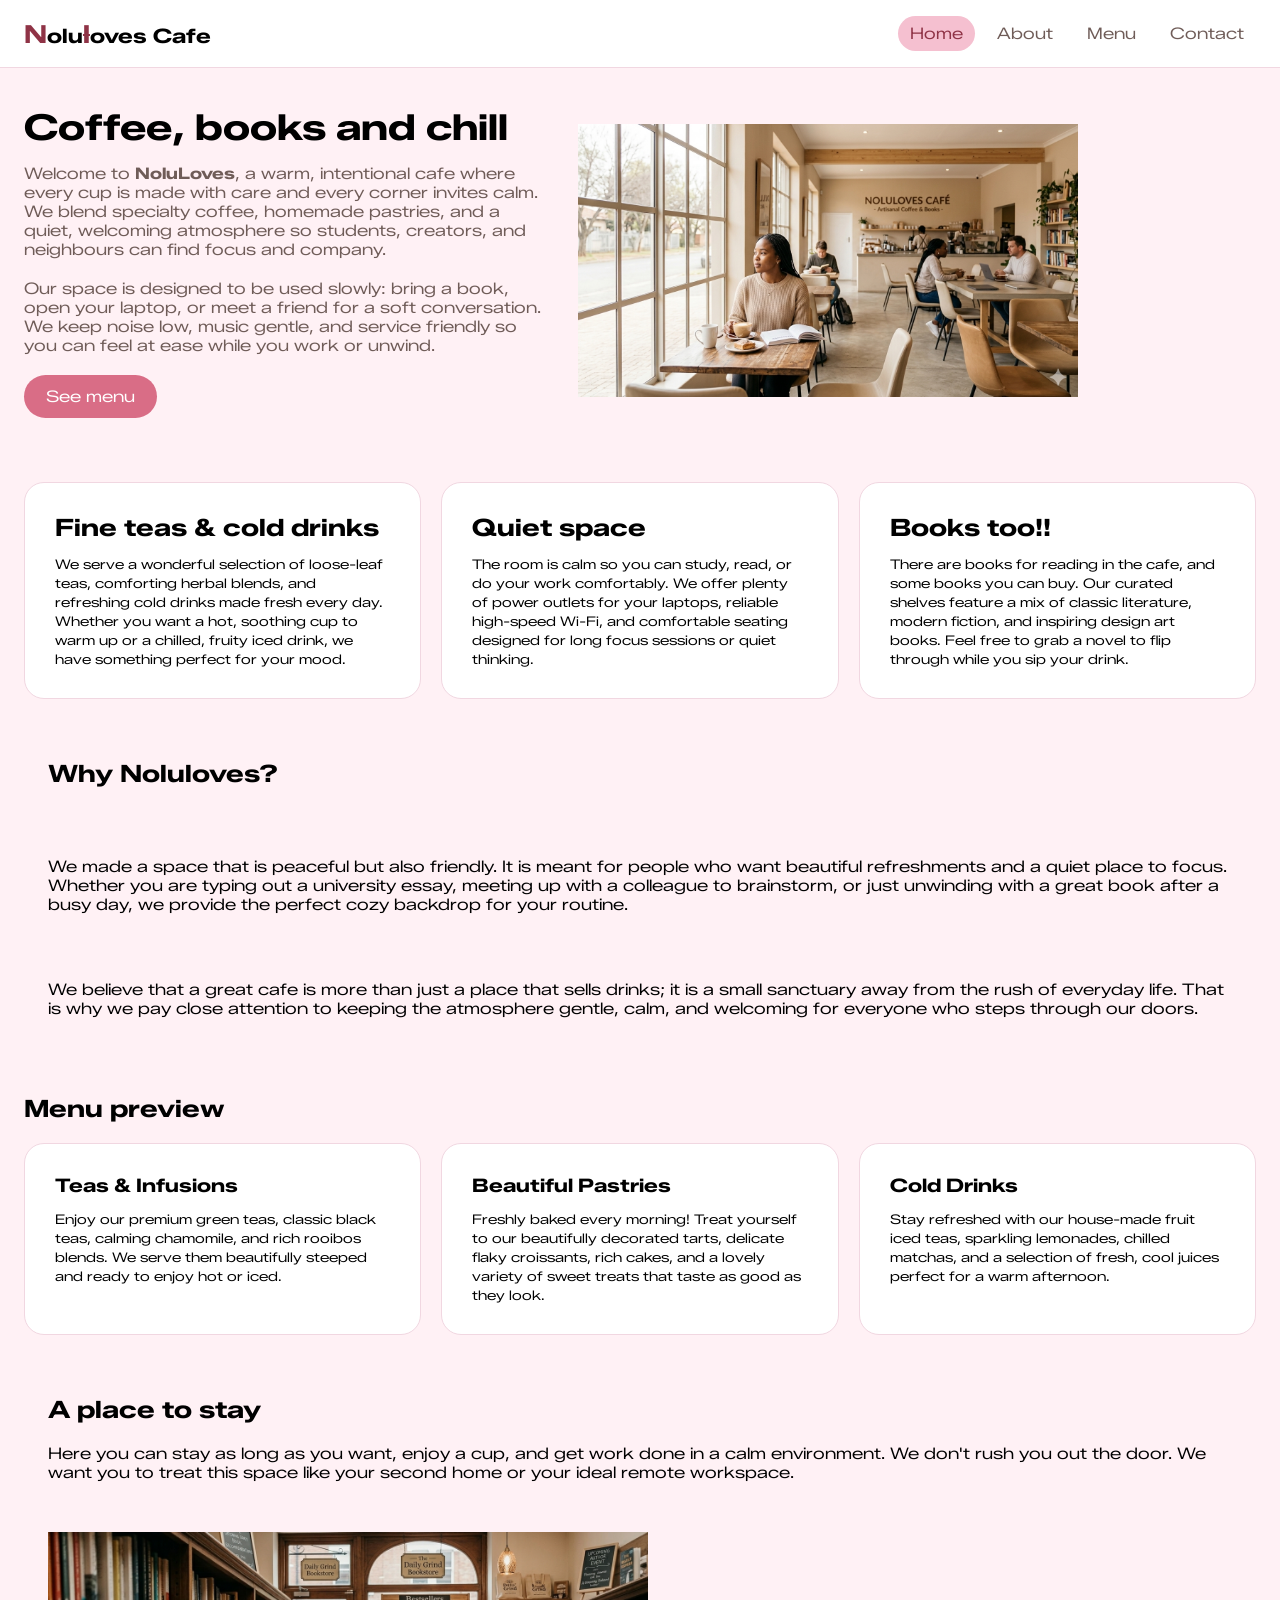
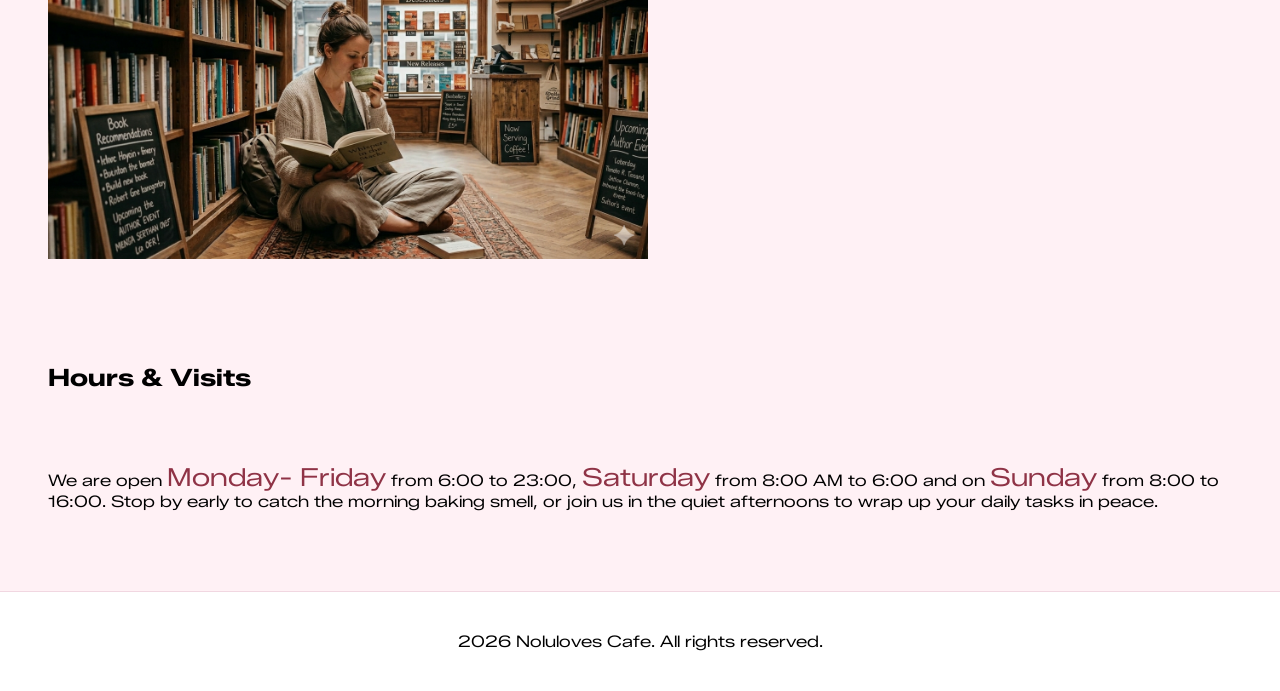
<file: index.html>
<!DOCTYPE html>
<html lang="en">
<head>
    <meta charset="UTF-8">
    <meta name="viewport" content="width=device-width, initial-scale=1.0">
  <title>NoluLoves Cafe</title>
  <link rel="stylesheet" href="css/styles.css">
  <link rel="preconnect" href="https://fonts.googleapis.com">
<link rel="preconnect" href="https://fonts.gstatic.com" crossorigin>
<link href="https://fonts.googleapis.com/css2?family=Geom:ital,wght@0,300..900;1,300..900&family=Merriweather:ital,opsz,wght@0,18..144,300..900;1,18..144,300..900&family=Zalando+Sans+Expanded:ital,wght@0,200..900;1,200..900&display=swap" rel="stylesheet">
</head>
<body>
    
  <header class="topbar">
    <div class="logo"><span class="Branding">N</span>olu<S class="Branding">l</S>oves Cafe</div>
    <nav class="navmenu">
      <a class="navlink active" href="index.html">Home</a>
      <a class="navlink" href="about.html">About</a>
      <a class="navlink" href="services.html">Menu</a>
      <a class="navlink" href="contact.html">Contact</a>
    </nav>
  </header>

  <section class="hero">
    <div class="hero-text">
      <h1>Coffee, books and chill</h1>
        <p>Welcome to <strong>NoluLoves</strong>, a warm, intentional cafe where every cup is made with care and every corner invites calm. We blend specialty coffee, homemade pastries, and a quiet, welcoming atmosphere so students, creators, and neighbours can find focus and company.</p>
        <p>Our space is designed to be used slowly: bring a book, open your laptop, or meet a friend for a soft conversation. We keep noise low, music gentle, and service friendly so you can feel at ease while you work or unwind.</p>
      <a class="button" href="services.html">See menu</a>
    </div>
    <div class="hero-image">
      <img src="images/caef.png" alt="Cozy cafe interior" width="500">
    </div>
  </section>

 <main class="content">
  
  <section class="feature-row">
    <article class="feature-card">
      <h2>Fine teas & cold drinks</h2>
      <small>We serve a wonderful selection of loose-leaf teas, comforting herbal blends, and refreshing cold drinks made fresh every day. Whether you want a hot, soothing cup to warm up or a chilled, fruity iced drink, we have something perfect for your mood.</small>
    </article>
    <article class="feature-card">
      <h2>Quiet space</h2>
      <small>The room is calm so you can study, read, or do your work comfortably. We offer plenty of power outlets for your laptops, reliable high-speed Wi-Fi, and comfortable seating designed for long focus sessions or quiet thinking.</small>
    </article>
    <article class="feature-card">
      <h2>Books too!!</h2>
      <small>There are books for reading in the cafe, and some books you can buy. Our curated shelves feature a mix of classic literature, modern fiction, and inspiring design art books. Feel free to grab a novel to flip through while you sip your drink.</small>
    </article>
  </section>

 
  <section class="text-section">
    <h2>Why Noluloves?</h2>
    <p>We made a space that is peaceful but also friendly. It is meant for people who want beautiful refreshments and a quiet place to focus. Whether you are typing out a university essay, meeting up with a colleague to brainstorm, or just unwinding with a great book after a busy day, we provide the perfect cozy backdrop for your routine.</p><p>We believe that a great cafe is more than just a place that sells drinks; it is a small sanctuary away from the rush of everyday life. That is why we pay close attention to keeping the atmosphere gentle, calm, and welcoming for everyone who steps through our doors.</p>
  </section>

 
  <section class="menu-preview">
    <h2>Menu preview</h2>
    <div class="grid-row">
      <div class="menu-card">
        <h3>Teas & Infusions</h3>
        <small>Enjoy our premium green teas, classic black teas, calming chamomile, and rich rooibos blends. We serve them beautifully steeped and ready to enjoy hot or iced.</small>
      </div>
      <div class="menu-card">
        <h3>Beautiful Pastries</h3>
        <small>Freshly baked every morning! Treat yourself to our beautifully decorated tarts, delicate flaky croissants, rich cakes, and a lovely variety of sweet treats that taste as good as they look.</small>
      </div>
      <div class="menu-card">
        <h3>Cold Drinks</h3>
        <small>Stay refreshed with our house-made fruit iced teas, sparkling lemonades, chilled matchas, and a selection of fresh, cool juices perfect for a warm afternoon.</small>
      </div>
    </div>
  </section>

  
  <section class="text-section">
<div>
    <h2>A place to stay</h2>
    <p>Here you can stay as long as you want, enjoy a cup, and get work done in a calm environment. We don't rush you out the door. We want you to treat this space like your second home or your ideal remote workspace.</p>
</div> 
<div><img src="images/bookstore.png" alt="bookstore image" width="600px"> </div> 
  </section>


  <section class="text-section">
    <h2>Hours & Visits</h2>
    <p>We are open <span class="Branding">Monday- Friday</span> from 6:00 to 23:00, <span class="Branding">Saturday</span> from 8:00 AM to 6:00 and on <span class="Branding">Sunday</span> from 8:00 to 16:00. Stop by early to catch the morning baking smell, or join us in the quiet afternoons to wrap up your daily tasks in peace.</p>
  </section>
</main>

  <footer class="site-footer">
    <p>2026 Noluloves Cafe. All rights reserved.</p>
  </footer>
</body>
</html>
</file>
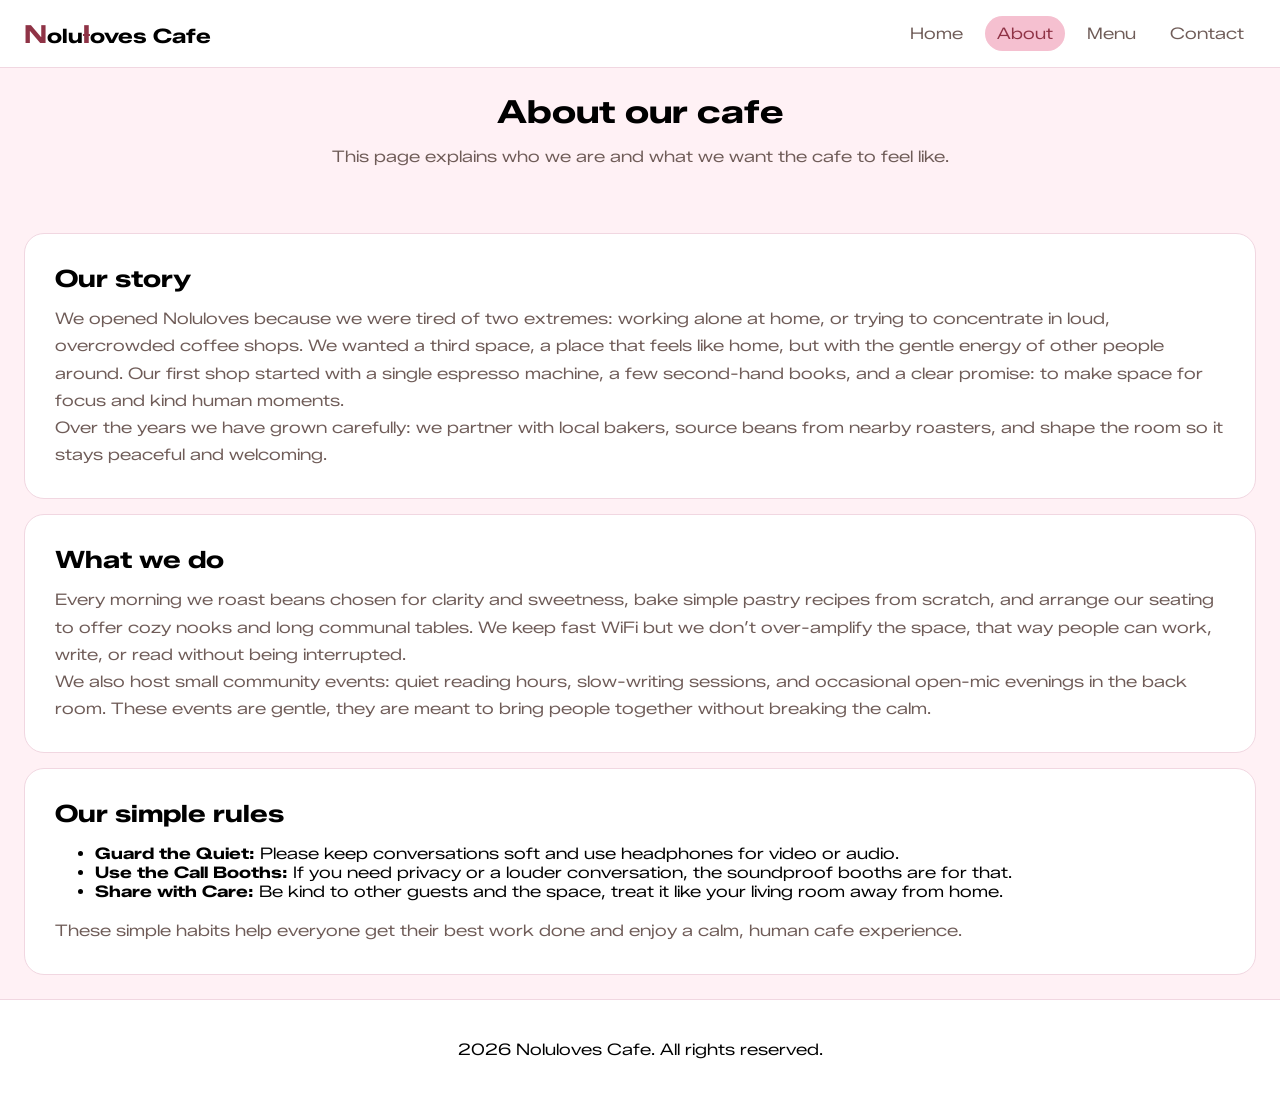
<file: about.html>
<!DOCTYPE html>
<html lang="en">
<head>
  <meta charset="UTF-8">
  <meta name="viewport" content="width=device-width, initial-scale=1.0">
  <title>About Noluloves Cafe</title>
  <link rel="stylesheet" href="css/styles.css">
  <link rel="preconnect" href="https://fonts.googleapis.com">
<link rel="preconnect" href="https://fonts.gstatic.com" crossorigin>
<link href="https://fonts.googleapis.com/css2?family=Geom:ital,wght@0,300..900;1,300..900&family=Merriweather:ital,opsz,wght@0,18..144,300..900;1,18..144,300..900&family=Zalando+Sans+Expanded:ital,wght@0,200..900;1,200..900&display=swap" rel="stylesheet">
</head>
<body>
  <header class="topbar">
    <div class="logo"><span class="Branding">N</span>olu<S class="Branding">l</S>oves Cafe</div>
    <nav class="navmenu">
      <a class="navlink" href="index.html">Home</a>
      <a class="navlink active" href="about.html">About</a>
      <a class="navlink" href="services.html">Menu</a>
      <a class="navlink" href="contact.html">Contact</a>
    </nav>
  </header>

  <section class="pagehead">
    <h1>About our cafe</h1>
    <p>This page explains who we are and what we want the cafe to feel like.</p>
  </section>

  <main class="content">
    <section class="info-card">
      <h2>Our story</h2>
      <p>We opened Noluloves because we were tired of two extremes: working alone at home, or trying to concentrate in loud, overcrowded coffee shops. We wanted a third space, a place that feels like home, but with the gentle energy of other people around. Our first shop started with a single espresso machine, a few second-hand books, and a clear promise: to make space for focus and kind human moments.</p>
      <p>Over the years we have grown carefully: we partner with local bakers, source beans from nearby roasters, and shape the room so it stays peaceful and welcoming.</p>
    </section>

    <section class="info-card">
      <h2>What we do</h2>
      <p>Every morning we roast beans chosen for clarity and sweetness, bake simple pastry recipes from scratch, and arrange our seating to offer cozy nooks and long communal tables. We keep fast WiFi but we don’t over-amplify the space,  that way people can work, write, or read without being interrupted.</p>
      <p>We also host small community events: quiet reading hours, slow-writing sessions, and occasional open-mic evenings in the back room. These events are gentle, they are meant to bring people together without breaking the calm.</p>
    </section>

    <section class="info-card">
      <h2>Our simple rules</h2>
      <ul>
        <li><strong>Guard the Quiet:</strong> Please keep conversations soft and use headphones for video or audio.</li>
        <li><strong>Use the Call Booths:</strong> If you need privacy or a louder conversation, the soundproof booths are for that.</li>
        <li><strong>Share with Care:</strong> Be kind to other guests and the space, treat it like your living room away from home.</li>
      </ul>
      <p>These simple habits help everyone get their best work done and enjoy a calm, human cafe experience.</p>
    </section>
  </main>

  <footer class="site-footer">
    <p>2026 Noluloves Cafe. All rights reserved.</p>
  </footer>
</body>
</html>
</file>
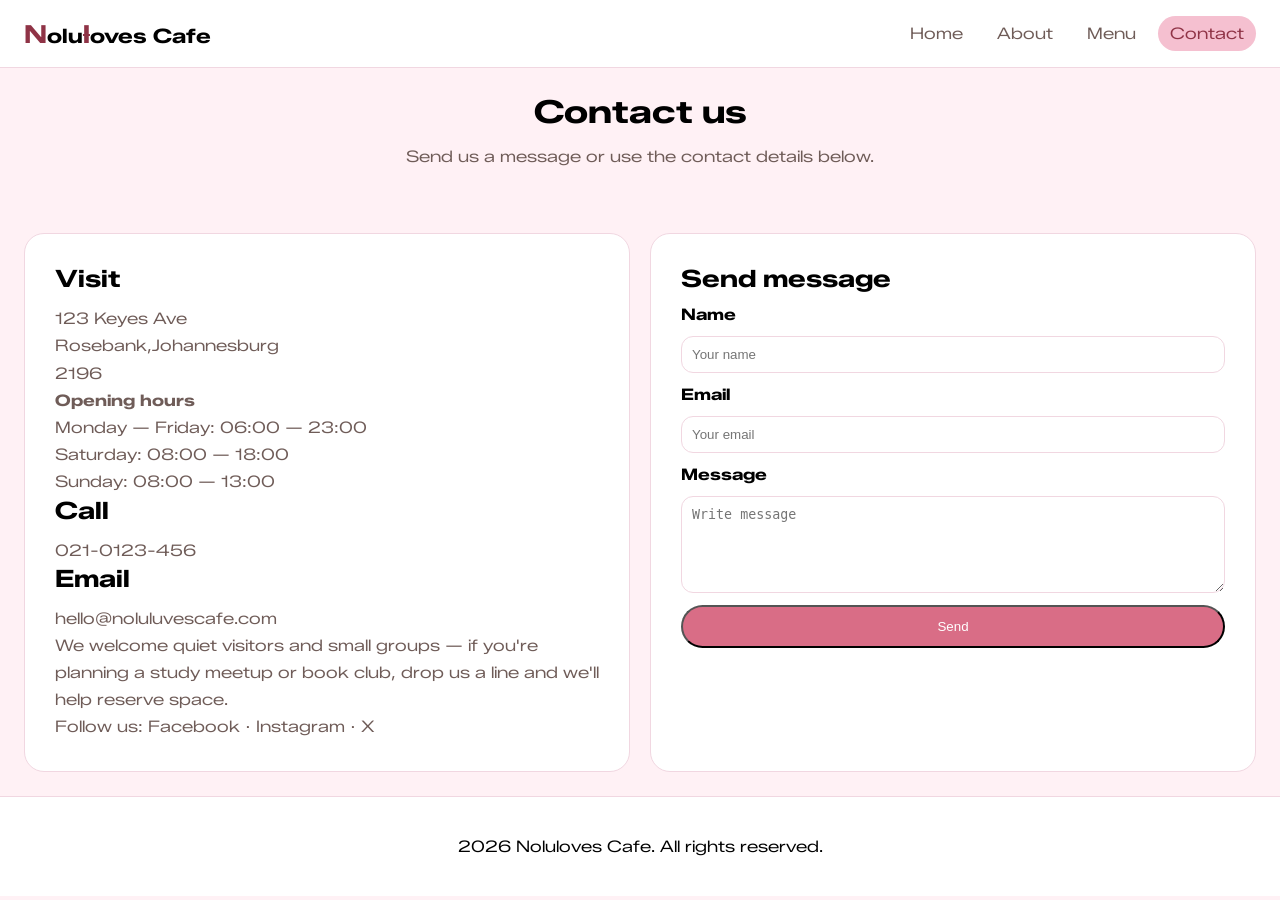
<file: contact.html>
<!DOCTYPE html>
<html lang="en">
<head>
  <meta charset="UTF-8">
  <meta name="viewport" content="width=device-width, initial-scale=1.0">
  <title>Contact Noluloves Cafe</title>
  <link rel="stylesheet" href="css/styles.css">
  <link rel="preconnect" href="https://fonts.googleapis.com">
<link rel="preconnect" href="https://fonts.gstatic.com" crossorigin>
<link href="https://fonts.googleapis.com/css2?family=Geom:ital,wght@0,300..900;1,300..900&family=Merriweather:ital,opsz,wght@0,18..144,300..900;1,18..144,300..900&family=Zalando+Sans+Expanded:ital,wght@0,200..900;1,200..900&display=swap" rel="stylesheet">
</head>
<body>
 
  <header class="topbar">
    <div class="logo"><span class="Branding">N</span>olu<S class="Branding">l</S>oves Cafe</div>
    <nav class="navmenu">
      <a class="navlink" href="index.html">Home</a>
      <a class="navlink" href="about.html">About</a>
      <a class="navlink" href="services.html">Menu</a>
      <a class="navlink active" href="contact.html">Contact</a>
    </nav>
  </header>

  <section class="pagehead">
    <h1>Contact us</h1>
    <p>Send us a message or use the contact details below.</p>
  </section>

  <main class="content contact-grid">
    <section class="info-card">
      <h2>Visit</h2>
      <p>123 Keyes Ave<br>Rosebank,Johannesburg <br>2196</p>
      <p><strong>Opening hours</strong><br>Monday — Friday: 06:00 — 23:00<br>Saturday: 08:00 — 18:00<br>Sunday: 08:00 — 13:00</p>
      <h2>Call</h2>
      <p>021-0123-456</p>
      <h2>Email</h2>
      <p>hello@noluluvescafe.com</p>
      <p>We welcome quiet visitors and small groups — if you're planning a study meetup or book club, drop us a line and we'll help reserve space.</p>
      <div class="socials">
        <p>Follow us: <a href="#">Facebook</a> · <a href="#">Instagram</a> · <a href="#">X</a></p>
      </div>
    </section>
    <section class="info-card">
      <h2>Send message</h2>
      <form class="contact-form">
        <label>Name</label>
        <input type="text" placeholder="Your name">
        <label>Email</label>
        <input type="email" placeholder="Your email">
        <label>Message</label>
        <textarea rows="5" placeholder="Write message"></textarea>
        <button class="button" type="submit">Send</button>
      </form>
    </section>
  </main>

  <footer class="site-footer">
    <p>2026 Noluloves Cafe. All rights reserved.</p>
  </footer>
</body>
</html>
</file>
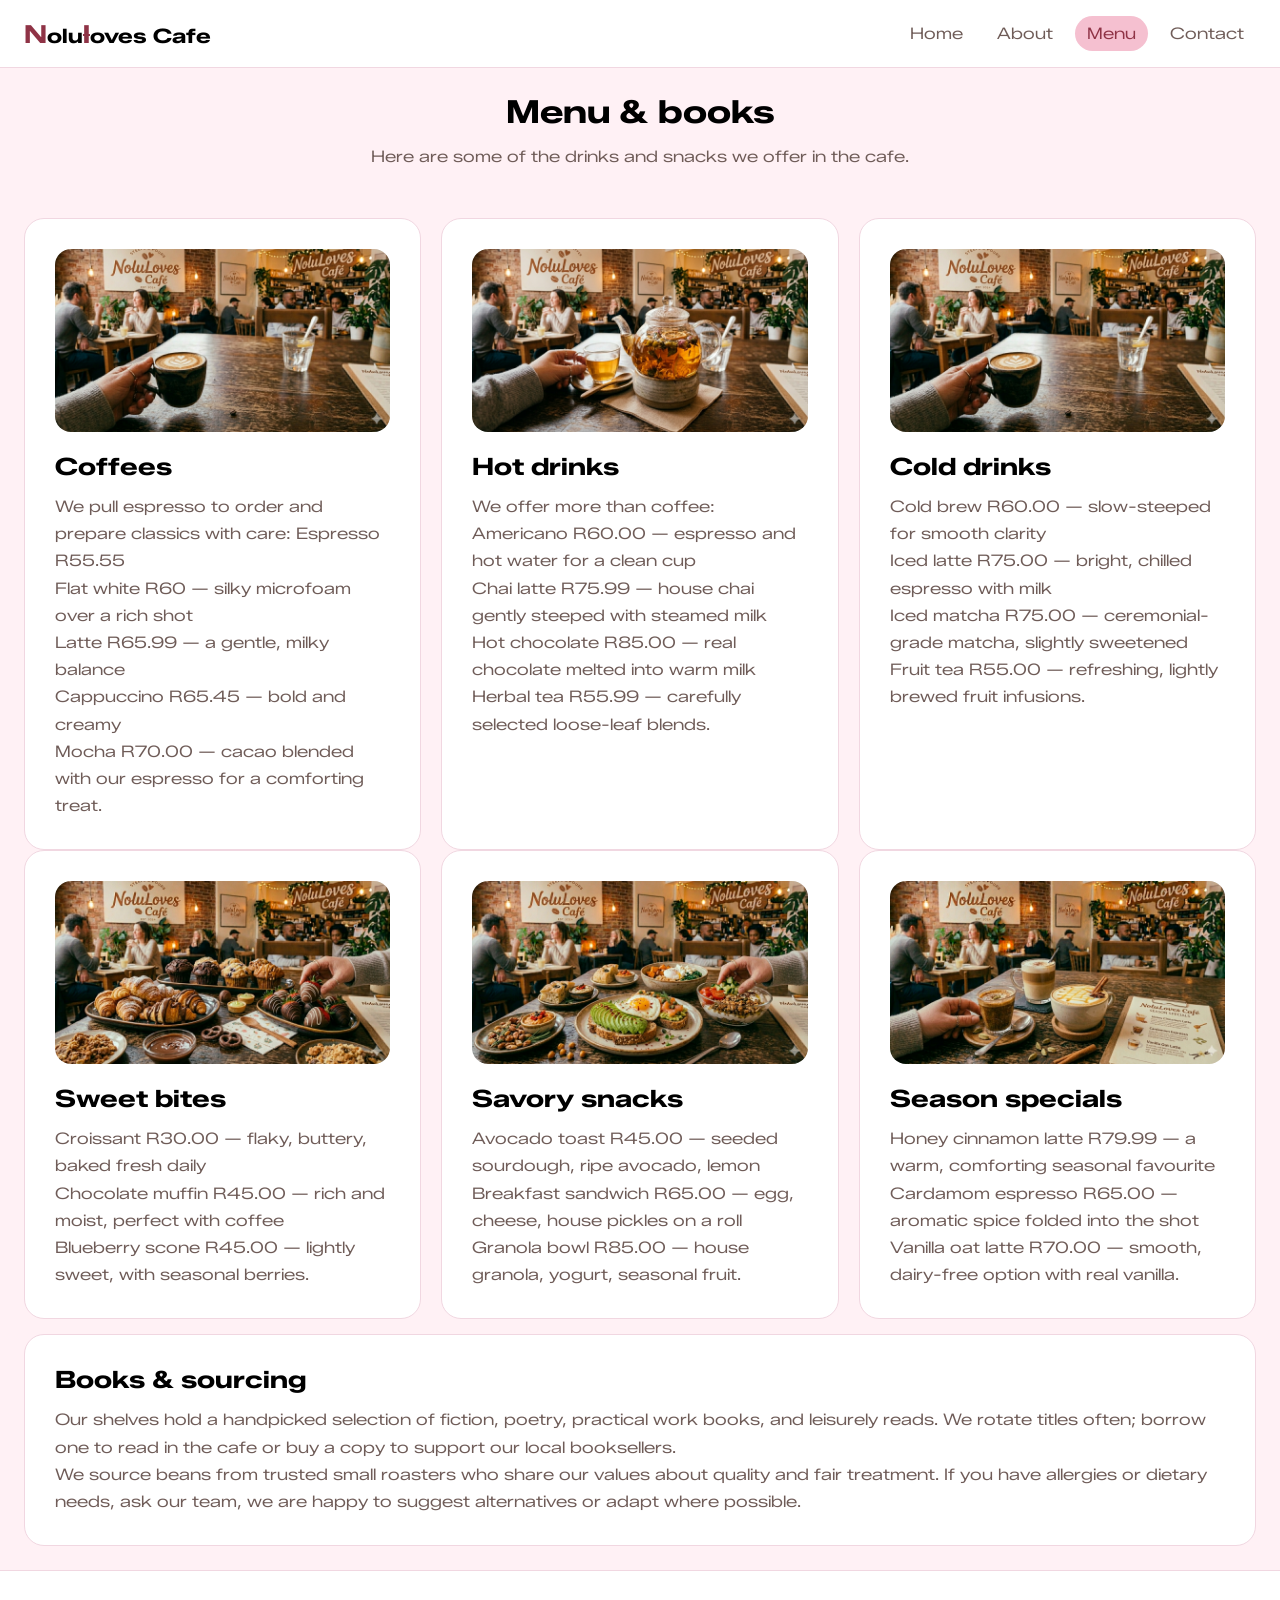
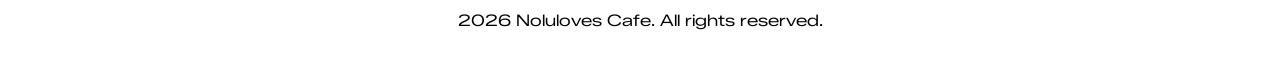
<file: services.html>
<!DOCTYPE html>
<html lang="en">
<head>
  <meta charset="UTF-8">
  <meta name="viewport" content="width=device-width, initial-scale=1.0">
  <title>Menu Noluloves Cafe</title>
  <link rel="stylesheet" href="css/styles.css">
  <link rel="preconnect" href="https://fonts.googleapis.com">
<link rel="preconnect" href="https://fonts.gstatic.com" crossorigin>
<link href="https://fonts.googleapis.com/css2?family=Geom:ital,wght@0,300..900;1,300..900&family=Merriweather:ital,opsz,wght@0,18..144,300..900;1,18..144,300..900&family=Zalando+Sans+Expanded:ital,wght@0,200..900;1,200..900&display=swap" rel="stylesheet">
</head>
<body>
 
  <header class="topbar">
    <div class="logo"><span class="Branding">N</span>olu<S class="Branding">l</S>oves Cafe</div>
    <nav class="navmenu">
      <a class="navlink" href="index.html">Home</a>
      <a class="navlink" href="about.html">About</a>
      <a class="navlink active" href="services.html">Menu</a>
      <a class="navlink" href="contact.html">Contact</a>
    </nav>
  </header>

  <section class="pagehead">
    <h1>Menu & books</h1>
    <p>Here are some of the drinks and snacks we offer in the cafe.</p>
  </section>

  <main class="content">
    <div class="grid-row">
      <div class="menu-card">
        <img class="card-image" src="images/coffee.png" alt="Coffee drink">
        <h2>Coffees</h2>
        <p>We pull espresso to order and prepare classics with care: Espresso R55.55<br>Flat white R60 — silky microfoam over a rich shot<br>Latte R65.99 — a gentle, milky balance<br>Cappuccino R65.45 — bold and creamy<br>Mocha R70.00 — cacao blended with our espresso for a comforting treat.</p>
      </div>
      <div class="menu-card">
        <img class="card-image" src="images/tea.png" alt="Tea drink">
        <h2>Hot drinks</h2>
        <p>We offer more than coffee: Americano R60.00 — espresso and hot water for a clean cup<br>Chai latte R75.99 — house chai gently steeped with steamed milk<br>Hot chocolate R85.00 — real chocolate melted into warm milk<br>Herbal tea R55.99 — carefully selected loose-leaf blends.</p>
      </div>
      <div class="menu-card">
        <img class="card-image" src="images/coffee.png" alt="Cold drink">
        <h2>Cold drinks</h2>
        <p>Cold brew R60.00 — slow-steeped for smooth clarity<br>Iced latte R75.00 — bright, chilled espresso with milk<br>Iced matcha R75.00 — ceremonial-grade matcha, slightly sweetened<br>Fruit tea R55.00 — refreshing, lightly brewed fruit infusions.</p>
      </div>
    </div>

    <div class="grid-row">
      <div class="menu-card">
        <img class="card-image" src="images/sweet bites.png" alt="Sweet bites">
        <h2>Sweet bites</h2>
        <p>Croissant R30.00 — flaky, buttery, baked fresh daily<br>Chocolate muffin R45.00 — rich and moist, perfect with coffee<br>Blueberry scone R45.00 — lightly sweet, with seasonal berries.</p>
      </div>
      <div class="menu-card">
        <img class="card-image" src="images/snack.png" alt="Savory snack">
        <h2>Savory snacks</h2>
        <p>Avocado toast R45.00 — seeded sourdough, ripe avocado, lemon<br>Breakfast sandwich R65.00 — egg, cheese, house pickles on a roll<br>Granola bowl R85.00 — house granola, yogurt, seasonal fruit.</p>
      </div>
      <div class="menu-card">
        <img class="card-image" src="images/seasonal.png" alt="Seasonal drink">
        <h2>Season specials</h2>
        <p>Honey cinnamon latte R79.99 — a warm, comforting seasonal favourite<br>Cardamom espresso R65.00 — aromatic spice folded into the shot<br>Vanilla oat latte R70.00 — smooth, dairy-free option with real vanilla.</p>
      </div>
    </div>

    <section class="info-card">
      <h2>Books & sourcing</h2>
     <p>Our shelves hold a handpicked selection of fiction, poetry, practical work books, and leisurely reads. We rotate titles often; borrow one to read in the cafe or buy a copy to support our local booksellers.</p>
      <p>We source beans from trusted small roasters who share our values about quality and fair treatment. If you have allergies or dietary needs, ask our team, we are happy to suggest alternatives or adapt where possible.</p>
    </section>
  </main>

  <footer class="site-footer">
    <p>2026 Noluloves Cafe. All rights reserved.</p>
  </footer>
</body>
</html>
</file>
<file: css/styles.css>
/* Base page styles: remove default margin and set main fonts/colors */
body {
  margin: 0;
  font-family: "Zalando Sans Expanded", sans-serif;
  background-color: #fff1f5;  
}

html, body {
  width: 100%;
  overflow-x: hidden;
  margin: 0;
  padding: 0;
}

img {
  max-width: 100%;  /* Ensures the image never gets wider than its container */
  height: auto;     /* Keeps the image proportional so it doesn't look stretched */
}


/* Links should not have underlines and should match text color */
a {
  text-decoration: none;
  color: inherit;
}

/* Top navbar section with logo and menu */
.topbar {
  display: flex;
  justify-content: space-between;
  align-items: center;
  padding: 16px 24px;
  background-color: #ffffff;
  border-bottom: 1px solid #f1d7e1;
}

/* Logo text style */
.logo {
  font-weight: bold;
  font-size: 20px;
}

.Branding{color:#8f3346;
font-weight: 1200;
font-size: 25px;}

/* Navigation menu items in a row */
.navmenu {
  display: flex;
  gap: 10px;
}

/* Individual nav link style */
.navlink {
  padding: 8px 12px;
  border-radius: 999px;
  color: #6f5c58;
}

/* Hover or active link gets a pink background */
.navlink:hover,
.navlink.active {
  background-color: #f5c0d0;
  color: #8f3346;
}


/* Hero and text section layout uses flexbox */
.hero, .text-section {
  display: flex;
  flex-wrap: wrap;
  align-items: center;
  gap: 34px;
  padding: 40px 24px;
}

/* Keep the hero text from getting too wide */
.hero-text {
  max-width: 520px;
}

/* Big heading style in the hero area */
.hero-text h1 {
  margin: 0 0 16px 0;
  font-size: 36px;
  line-height: 1.1;
}

/* Small hero paragraph style */
.hero-text p {
  margin: 0 0 20px 0;
  color: #6f5c58;
}

/* Rounded button style for calls to action */
.button {
  display: inline-block;
  padding: 12px 22px;
  border-radius: 999px;
  background-color: #d96d86;
  color: #ffffff;
}

/* Main content padding around page sections */
.content {
  padding: 24px;
}

.feature-row,
.grid-row {
  display: flex;
  flex-wrap: wrap;
  gap: 20px;
}

.feature-card,
.menu-card,
.info-card {
  background-color: #ffffff;
  border: 1px solid #f1d7e1;
  border-radius: 20px;
  padding: 30px;
  flex: 1 1 280px;
}
/* Extra top margin only for info cards */
.info-card {
  margin-top: 15px;
}

/* Heading spacing inside card blocks */
.feature-card h2,
.menu-card h2,
.info-card h2,
.feature-card h3,
.menu-card h3 {
  margin: 0 0 12px 0;
}

/* Paragraph styling inside cards and text sections */
.feature-card p,
.menu-card p,
.info-card p,
.sectiontext {
  margin: 0;
  color: #6f5c58;
  line-height: 1.7;
}

/* Page header is centered with space around it */
.pagehead {
  padding: 24px;
  text-align: center;
}

/* Large heading inside the page header */
.pagehead h1 {
  margin: 0 0 12px 0;
  font-size: 32px;
}

/* Subtitle under the page header heading */
.pagehead p {
  margin: 0;
  color: #6f5c58;
  line-height: 1.7;
}

/* Contact section uses a row that wraps on smaller screens */
.contact-grid {
  display: flex;
  gap: 20px;
  flex-wrap: wrap;
}

/* Contact form fields are stacked vertically */
.contact-form {
  display: flex;
  flex-direction: column;
  gap: 12px;
}

/* Form labels are bold so they stand out */
.contact-form label {
  font-weight: bold;
}

/* Inputs and textarea get padding and rounded corners */
.contact-form input,
.contact-form textarea {
  padding: 10px;
  border: 1px solid #f1d7e1;
  border-radius: 12px;
}

/* Focus outline when a user clicks into a form field */
.contact-form input:focus,
.contact-form textarea:focus {
  outline: 2px solid #f5c0d0;
}

/* Card images span the full width inside their box */
.card-image {
  width: 100%;
  border-radius: 16px;
  margin-bottom: 16px;
}

/* Footer area at the bottom of the page */
.site-footer {
  padding: 24px;
  text-align: center;
  background-color: #ffffff;
  border-top: 1px solid #f1d7e1;
}

@media (max-width: 800px) {
  .hero,
  .feature-row,
  .grid-row,
  .contact-grid {
    flex-direction: column;
  }

  .topbar {
    flex-direction: column;
    align-items: flex-start;
  }

  .navmenu {
    flex-wrap: wrap;
  }
}
</file>
